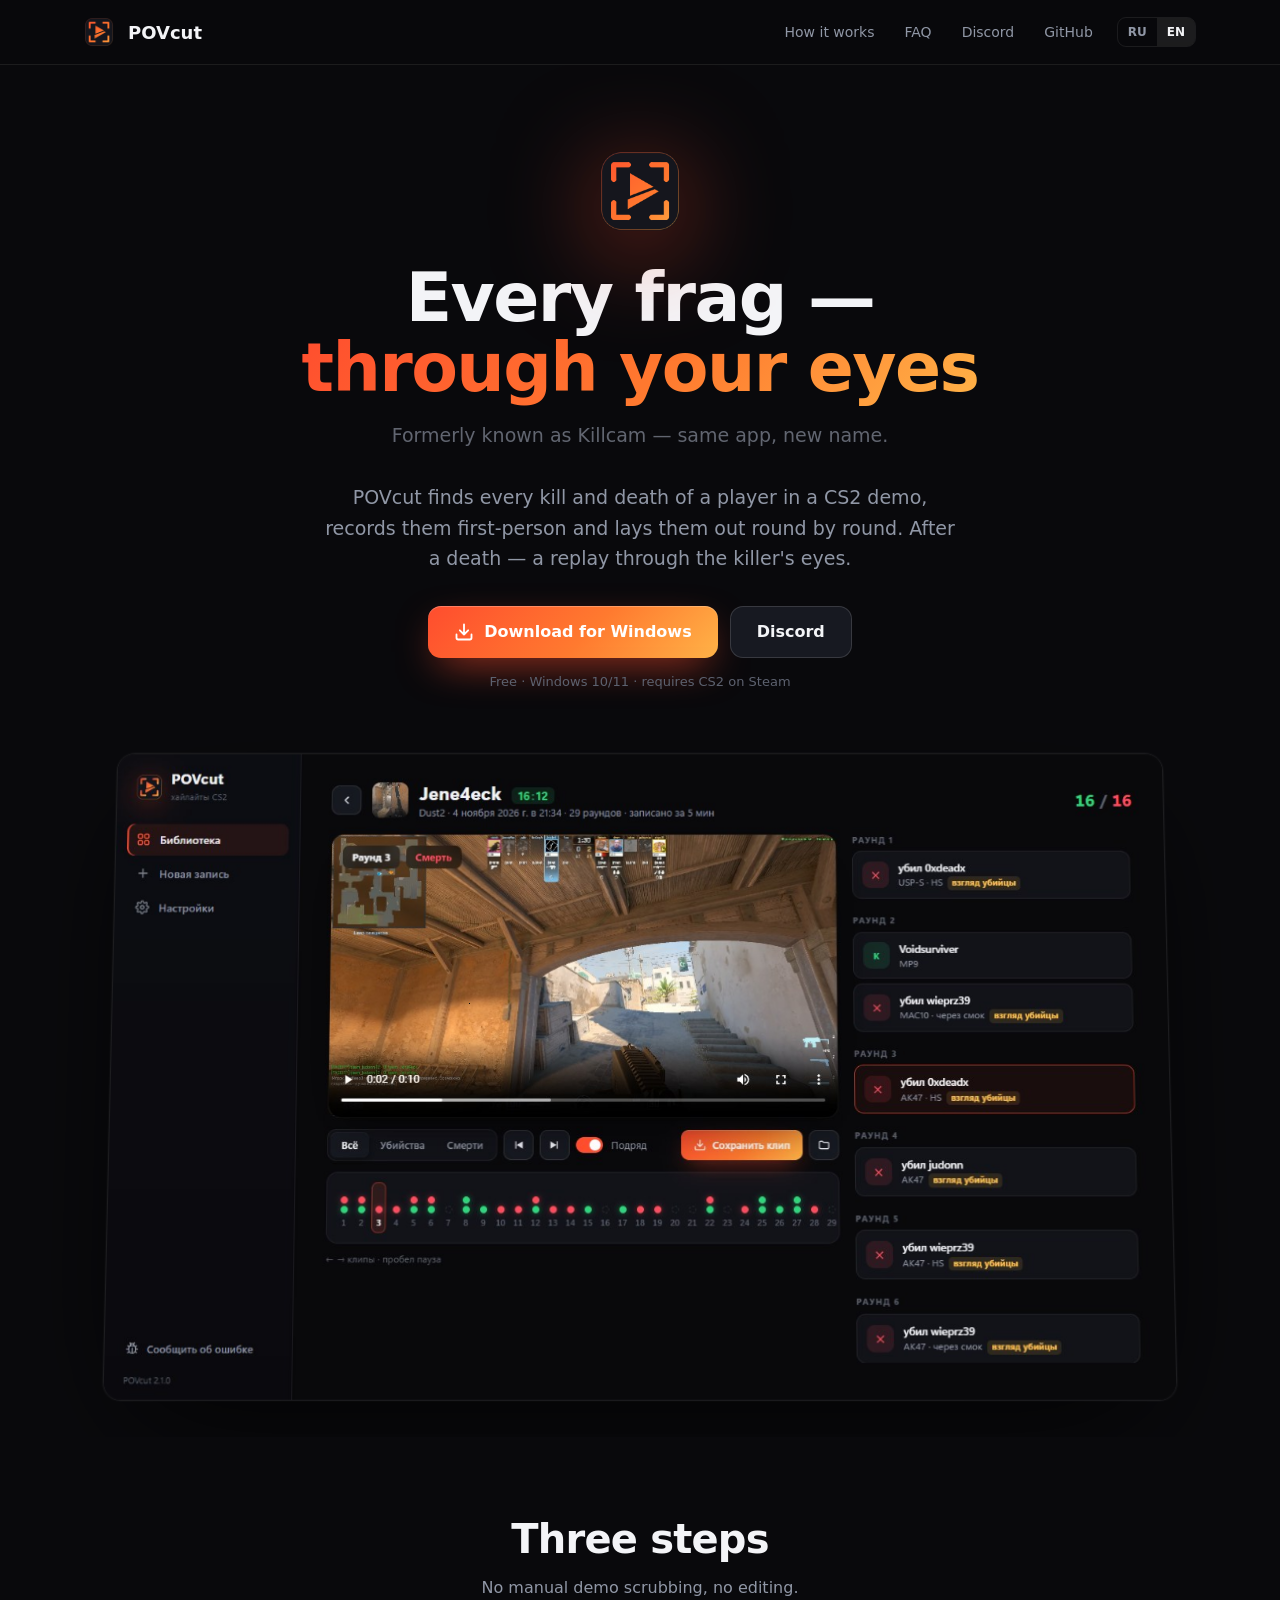
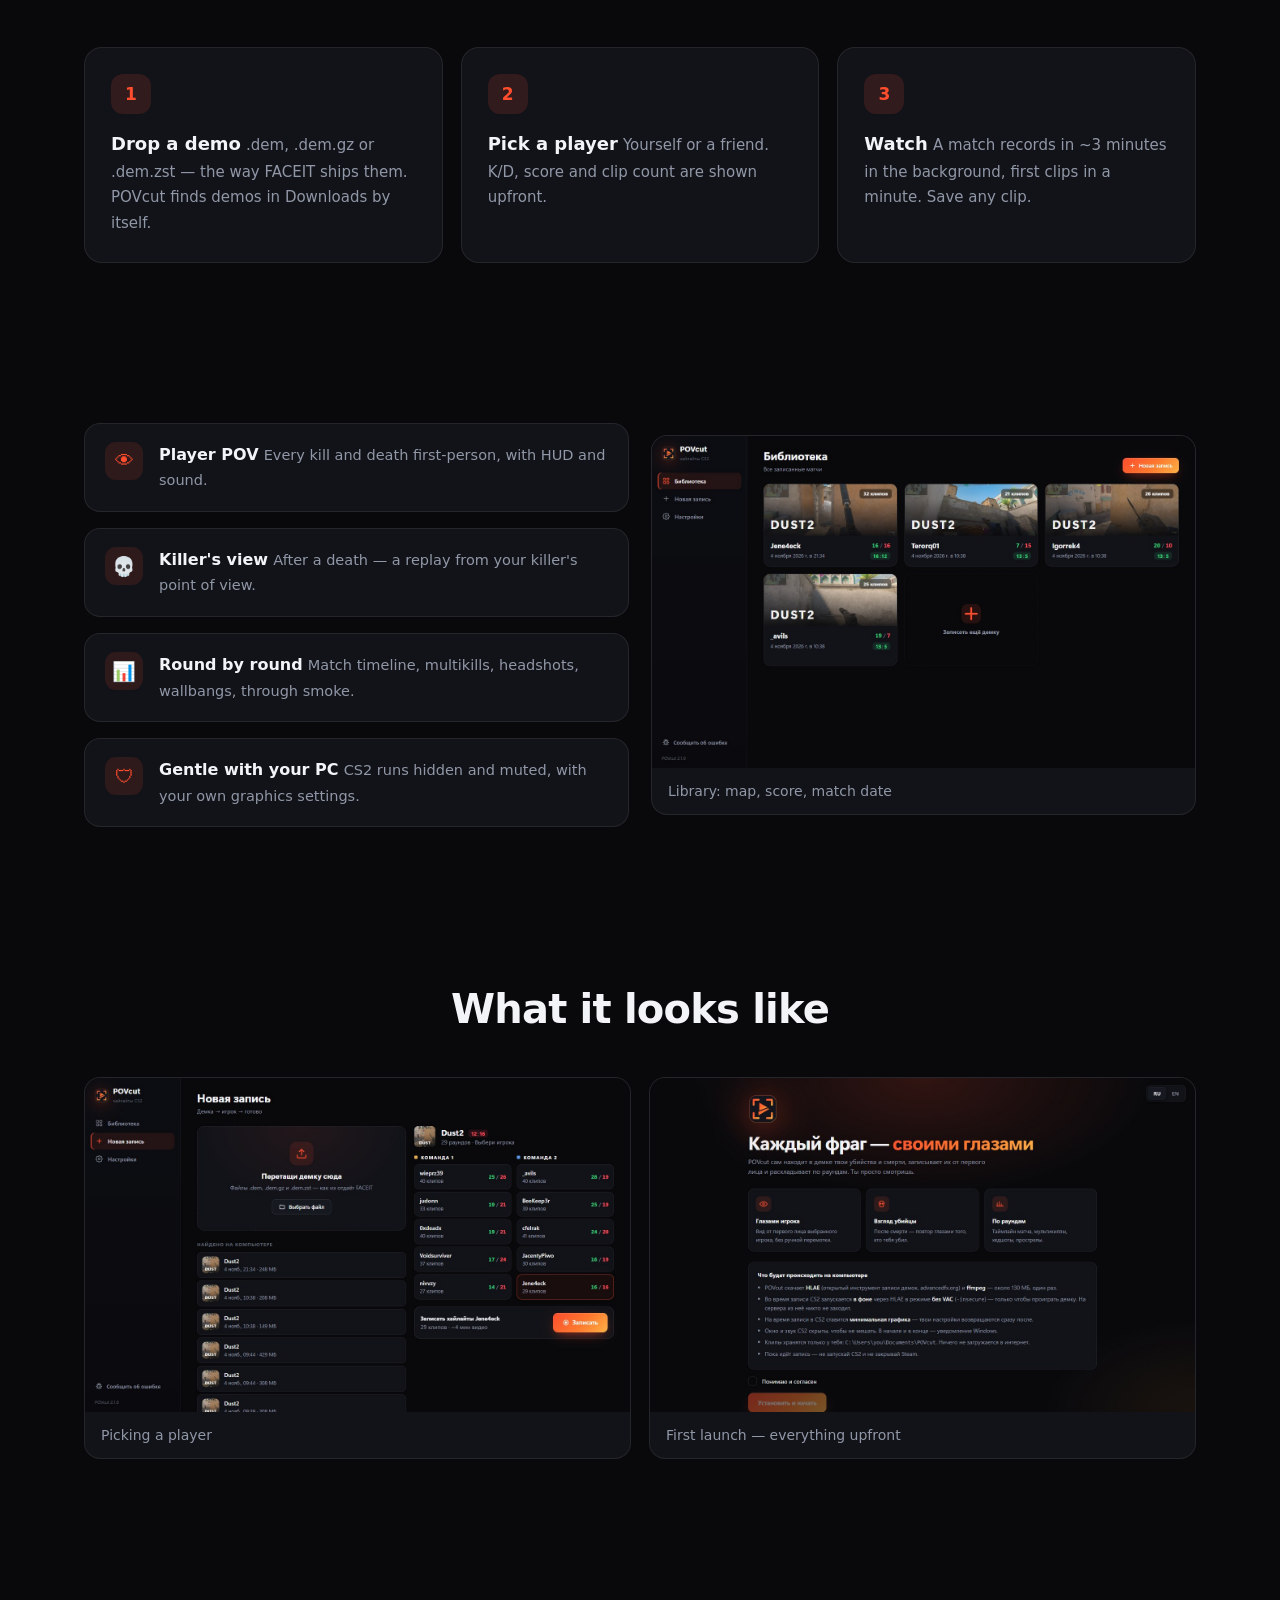
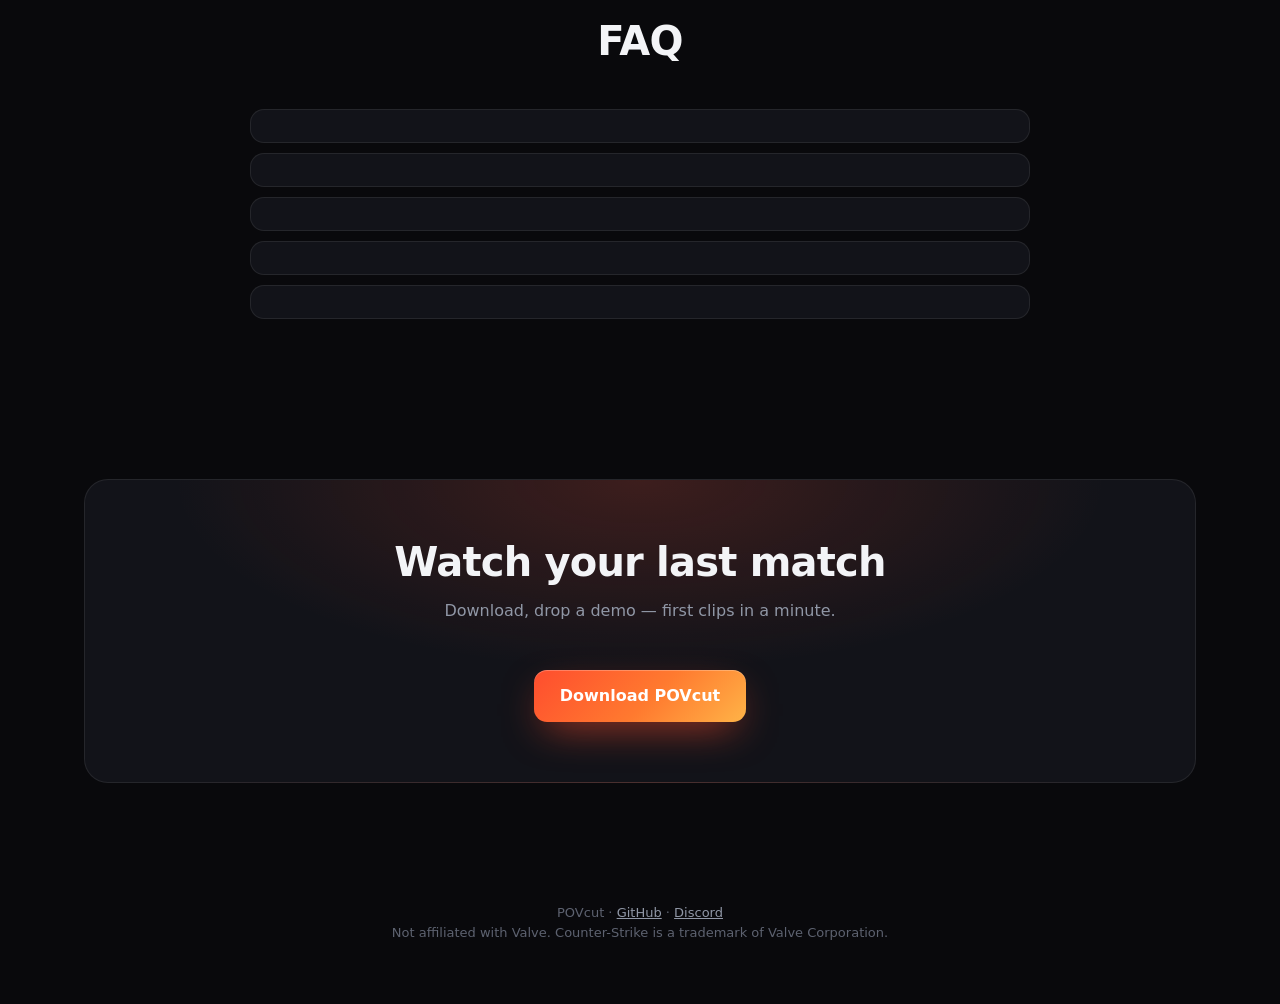
<file: docs/index.html>
<!doctype html>
<html lang="ru">
<head>
<meta charset="utf-8">
<meta name="viewport" content="width=device-width, initial-scale=1">
<title>POVcut — хайлайты из демок CS2</title>
<meta name="description" content="POVcut сам находит в демке CS2 убийства и смерти игрока, записывает их от первого лица и раскладывает по раундам.">
<meta property="og:title" content="POVcut — хайлайты из демок CS2">
<meta property="og:description" content="Каждый фраг — своими глазами. Демка → игрок → готово.">
<meta property="og:image" content="img/viewer.jpg">
<link rel="icon" href="img/logo.png">
<style>
:root{--bg:#09090c;--surface:#121319;--line:rgba(255,255,255,.08);--text:#f3f4f7;--muted:#9097a6;--dim:#5d6270;
  --accent:#ff4d2e;--grad:linear-gradient(135deg,#ff4d2e 0%,#ff7a2f 55%,#ffb347 100%);--kill:#2fd67b;
  --font:"Inter","Segoe UI Variable Text","Segoe UI",system-ui,sans-serif;--display:"Segoe UI Variable Display","Inter","Segoe UI",system-ui,sans-serif}
*{box-sizing:border-box}
html{scroll-behavior:smooth}
body{margin:0;background:var(--bg);color:var(--text);font:16px/1.6 var(--font);-webkit-font-smoothing:antialiased}
a{color:inherit}
.wrap{max-width:1160px;margin:0 auto;padding:0 24px}
nav{position:sticky;top:0;z-index:10;backdrop-filter:blur(14px);background:rgba(9,9,12,.72);border-bottom:1px solid var(--line)}
nav .wrap{display:flex;align-items:center;gap:14px;height:64px}
nav img{width:30px;height:30px}
nav b{font:700 18px var(--display)}
nav .links{margin-left:auto;display:flex;gap:6px;align-items:center}
nav .links a{color:var(--muted);text-decoration:none;font-size:14px;font-weight:500;padding:8px 12px;border-radius:9px}
nav .links a:hover{color:var(--text);background:rgba(255,255,255,.05)}
.lang{display:inline-flex;border:1px solid var(--line);border-radius:9px;overflow:hidden;margin-left:6px}
.lang button{border:0;background:none;color:var(--muted);font:600 12px var(--font);padding:7px 10px;cursor:pointer}
.lang button.on{background:rgba(255,255,255,.08);color:var(--text)}
.btn{display:inline-flex;align-items:center;gap:10px;height:52px;padding:0 26px;border-radius:13px;font:700 16px var(--font);
  text-decoration:none;border:1px solid rgba(255,255,255,.14);background:#171921;color:var(--text);transition:.15s}
.btn:hover{transform:translateY(-1px);background:#1d2029}
.btn.primary{background:var(--grad);border:0;color:#fff;box-shadow:0 14px 40px -12px rgba(255,77,46,.75),inset 0 1px 0 rgba(255,255,255,.25)}
.btn svg{width:20px;height:20px}
.hero{position:relative;padding:84px 0 40px;text-align:center;overflow:hidden}
.hero::before{content:"";position:absolute;inset:-20% -10% auto;height:520px;background:radial-gradient(50% 60% at 50% 0%,rgba(255,77,46,.22),transparent 70%);pointer-events:none}
.hero img.logo{width:84px;height:84px;filter:drop-shadow(0 18px 50px rgba(255,77,46,.55))}
.hero h1{font:800 clamp(38px,6vw,68px)/1.04 var(--display);letter-spacing:-1.6px;margin:22px 0 16px}
.hero h1 span{background:var(--grad);-webkit-background-clip:text;background-clip:text;color:transparent}
.hero p{color:var(--muted);font-size:clamp(16px,2vw,19px);max-width:640px;margin:0 auto 32px}
.cta{display:flex;gap:12px;justify-content:center;flex-wrap:wrap}
.meta{color:var(--dim);font-size:13px;margin-top:14px}
.shot{position:relative;margin:56px auto 0;max-width:1060px;border-radius:18px;overflow:hidden;border:1px solid var(--line);
  box-shadow:0 40px 120px -30px rgba(0,0,0,.9),0 0 0 1px rgba(255,255,255,.03);transform:perspective(1600px) rotateX(4deg)}
.shot img{display:block;width:100%}
section{padding:80px 0}
h2{font:800 clamp(28px,4vw,40px)/1.1 var(--display);letter-spacing:-.8px;margin:0 0 14px;text-align:center}
.sub{color:var(--muted);text-align:center;max-width:620px;margin:0 auto 46px}
.steps{display:grid;grid-template-columns:repeat(3,1fr);gap:18px}
.step{background:var(--surface);border:1px solid var(--line);border-radius:18px;padding:26px}
.step .n{width:40px;height:40px;border-radius:12px;display:grid;place-items:center;font:800 17px var(--display);background:rgba(255,77,46,.13);color:var(--accent);margin-bottom:16px}
.step b{display:block;font-size:18px;margin-bottom:6px}
.step span{color:var(--muted);font-size:15px}
.features{display:grid;grid-template-columns:repeat(2,1fr);gap:22px;align-items:center}
.feature-list{display:flex;flex-direction:column;gap:16px}
.f{display:flex;gap:16px;padding:18px 20px;border-radius:16px;background:var(--surface);border:1px solid var(--line)}
.f i{flex:none;width:38px;height:38px;border-radius:11px;display:grid;place-items:center;background:rgba(255,77,46,.12);color:var(--accent);font-style:normal;font-size:19px}
.f b{display:block}
.f span{color:var(--muted);font-size:14.5px}
.gallery{display:grid;grid-template-columns:repeat(2,1fr);gap:18px}
.gallery figure{margin:0;border-radius:16px;overflow:hidden;border:1px solid var(--line);background:var(--surface)}
.gallery img{display:block;width:100%}
.gallery figcaption{padding:12px 16px;color:var(--muted);font-size:14px}
.faq{max-width:780px;margin:0 auto;display:flex;flex-direction:column;gap:10px}
details{background:var(--surface);border:1px solid var(--line);border-radius:14px;padding:16px 20px}
summary{cursor:pointer;font-weight:600;list-style:none}
summary::after{content:"+";float:right;color:var(--muted);font-weight:400}
details[open] summary::after{content:"–"}
details p{color:var(--muted);margin:10px 0 0}
.final{text-align:center;border-radius:24px;padding:60px 24px;background:radial-gradient(60% 90% at 50% 0%,rgba(255,77,46,.18),transparent 70%),var(--surface);border:1px solid var(--line)}
footer{color:var(--dim);font-size:13px;text-align:center;padding:40px 0 60px}
footer a{color:var(--muted)}
[data-en]{display:none}
html[lang=en] [data-ru]{display:none}
html[lang=en] [data-en]{display:revert}
@media(max-width:860px){.steps,.features,.gallery{grid-template-columns:1fr}.shot{transform:none}nav .links a.hide-m{display:none}}
  .renamed { font-size: 13px; opacity: .65; margin-bottom: 6px; }
</style>
</head>
<body>
<nav><div class="wrap">
  <img src="img/logo.png" alt=""><b>POVcut</b>
  <div class="links">
    <a href="#how" class="hide-m"><span data-ru>Как работает</span><span data-en>How it works</span></a>
    <a href="#faq" class="hide-m">FAQ</a>
    <a href="https://discord.gg/SJjt7sdMVn" target="_blank" rel="noopener">Discord</a>
    <a href="https://github.com/povcut-app/povcut" target="_blank" rel="noopener">GitHub</a>
    <div class="lang"><button data-l="ru" class="on">RU</button><button data-l="en">EN</button></div>
  </div>
</div></nav>

<header class="hero"><div class="wrap">
  <img class="logo" src="img/logo.png" alt="POVcut">
  <h1 data-ru>Каждый фраг —<br><span>своими глазами</span></h1>
  <h1 data-en>Every frag —<br><span>through your eyes</span></h1>
<p data-ru class="renamed">Раньше программа называлась Killcam — это она же, просто новое имя.</p>
  <p data-en class="renamed">Formerly known as Killcam — same app, new name.</p>
  <p data-ru>POVcut сам находит в демке CS2 все убийства и смерти игрока, записывает их от первого лица и раскладывает по раундам. После смерти — повтор глазами убийцы.</p>
  <p data-en>POVcut finds every kill and death of a player in a CS2 demo, records them first-person and lays them out round by round. After a death — a replay through the killer's eyes.</p>
  <div class="cta">
    <a class="btn primary" href="https://github.com/povcut-app/povcut/releases/latest/download/POVcutSetup.exe">
      <svg viewBox="0 0 24 24" fill="none" stroke="currentColor" stroke-width="2.2" stroke-linecap="round" stroke-linejoin="round"><path d="M21 15v4a2 2 0 0 1-2 2H5a2 2 0 0 1-2-2v-4M7 10l5 5 5-5M12 15V3"/></svg>
      <span data-ru>Скачать для Windows</span><span data-en>Download for Windows</span></a>
    <a class="btn" href="https://discord.gg/SJjt7sdMVn" target="_blank" rel="noopener">Discord</a>
  </div>
  <div class="meta"><span data-ru>Бесплатно · Windows 10/11 · нужна CS2 в Steam</span><span data-en>Free · Windows 10/11 · requires CS2 on Steam</span></div>
  <div class="shot"><img src="img/viewer.jpg" alt="POVcut"></div>
</div></header>

<section id="how"><div class="wrap">
  <h2 data-ru>Три шага</h2><h2 data-en>Three steps</h2>
  <p class="sub" data-ru>Без перемотки демки руками и без монтажа.</p>
  <p class="sub" data-en>No manual demo scrubbing, no editing.</p>
  <div class="steps">
    <div class="step"><div class="n">1</div><b data-ru>Перетащи демку</b><b data-en>Drop a demo</b>
      <span data-ru>.dem, .dem.gz или .dem.zst — как отдаёт FACEIT. POVcut сам находит демки в «Загрузках».</span>
      <span data-en>.dem, .dem.gz or .dem.zst — the way FACEIT ships them. POVcut finds demos in Downloads by itself.</span></div>
    <div class="step"><div class="n">2</div><b data-ru>Выбери игрока</b><b data-en>Pick a player</b>
      <span data-ru>Себя или друга. Сразу видно K/D, счёт и сколько будет клипов.</span>
      <span data-en>Yourself or a friend. K/D, score and clip count are shown upfront.</span></div>
    <div class="step"><div class="n">3</div><b data-ru>Смотри</b><b data-en>Watch</b>
      <span data-ru>Матч пишется ~3 минуты в фоне, первые клипы — через минуту. Любой клип можно сохранить.</span>
      <span data-en>A match records in ~3 minutes in the background, first clips in a minute. Save any clip.</span></div>
  </div>
</div></section>

<section><div class="wrap features">
  <div class="feature-list">
    <div class="f"><i>👁</i><div><b data-ru>Глазами игрока</b><b data-en>Player POV</b>
      <span data-ru>Каждое убийство и смерть — от первого лица, с HUD и звуком.</span><span data-en>Every kill and death first-person, with HUD and sound.</span></div></div>
    <div class="f"><i>💀</i><div><b data-ru>Взгляд убийцы</b><b data-en>Killer's view</b>
      <span data-ru>После смерти — повтор с точки зрения того, кто тебя убил.</span><span data-en>After a death — a replay from your killer's point of view.</span></div></div>
    <div class="f"><i>📊</i><div><b data-ru>По раундам</b><b data-en>Round by round</b>
      <span data-ru>Таймлайн матча, мультикиллы, хедшоты, прострелы, через смок.</span><span data-en>Match timeline, multikills, headshots, wallbangs, through smoke.</span></div></div>
    <div class="f"><i>🛡</i><div><b data-ru>Аккуратно с ПК</b><b data-en>Gentle with your PC</b>
      <span data-ru>CS2 работает в фоне без окна и звука, с твоими настройками графики.</span><span data-en>CS2 runs hidden and muted, with your own graphics settings.</span></div></div>
  </div>
  <div class="gallery" style="grid-template-columns:1fr">
    <figure><img src="img/library.jpg" alt=""><figcaption data-ru>Библиотека: карта, счёт, дата матча</figcaption><figcaption data-en>Library: map, score, match date</figcaption></figure>
  </div>
</div></section>

<section><div class="wrap">
  <h2 data-ru>Как это выглядит</h2><h2 data-en>What it looks like</h2>
  <p class="sub"></p>
  <div class="gallery">
    <figure><img src="img/new.jpg" alt=""><figcaption data-ru>Выбор игрока</figcaption><figcaption data-en>Picking a player</figcaption></figure>
    <figure><img src="img/welcome.jpg" alt=""><figcaption data-ru>Первый запуск — всё честно</figcaption><figcaption data-en>First launch — everything upfront</figcaption></figure>
  </div>
</div></section>

<section id="faq"><div class="wrap">
  <h2>FAQ</h2><p class="sub"></p>
  <div class="faq">
    <details><summary data-ru>Это безопасно для аккаунта? Не будет VAC?</summary><summary data-en>Is it safe for my account? Any VAC risk?</summary>
      <p data-ru>POVcut запускает отдельную копию CS2 через HLAE в режиме -insecure только чтобы проиграть демку. VAC в этом режиме выключен, на сервера из неё никто не заходит. Твоя обычная CS2 не меняется.</p>
      <p data-en>POVcut starts a separate CS2 through HLAE in -insecure mode only to play the demo. VAC is off in that mode and it never joins servers. Your normal CS2 is untouched.</p></details>
    <details><summary data-ru>Windows пишет «Система защитила ваш компьютер»</summary><summary data-en>Windows says "Windows protected your PC"</summary>
      <p data-ru>У программы пока нет платной цифровой подписи. Нажми «Подробнее» → «Выполнить в любом случае».</p>
      <p data-en>The app isn't code-signed yet. Click "More info" → "Run anyway".</p></details>
    <details><summary data-ru>Куда сохраняются клипы?</summary><summary data-en>Where are clips saved?</summary>
      <p data-ru>В «Документы\POVcut». В интернет ничего не загружается.</p>
      <p data-en>In Documents\POVcut. Nothing is uploaded anywhere.</p></details>
    <details><summary data-ru>Демка не открывается</summary><summary data-en>A demo won't open</summary>
      <p data-ru>CS2 не умеет проигрывать демки, записанные до своего последнего обновления. Возьми свежую демку — или жди патча от Valve.</p>
      <p data-en>CS2 can't play demos recorded before its latest update. Use a fresh demo or wait for a Valve patch.</p></details>
    <details><summary data-ru>Нашёл баг</summary><summary data-en>Found a bug</summary>
      <p data-ru>Кнопка «Сообщить об ошибке» слева внизу в программе — логи придут нам сами. Или пиши в Discord.</p>
      <p data-en>Use "Report a problem" at the bottom-left of the app — logs reach us automatically. Or ping us on Discord.</p></details>
  </div>
</div></section>

<section><div class="wrap">
  <div class="final">
    <h2 data-ru>Посмотри свою последнюю катку</h2><h2 data-en>Watch your last match</h2>
    <p class="sub" data-ru>Скачай, перетащи демку — через минуту первые клипы.</p>
    <p class="sub" data-en>Download, drop a demo — first clips in a minute.</p>
    <a class="btn primary" href="https://github.com/povcut-app/povcut/releases/latest/download/POVcutSetup.exe">
      <span data-ru>Скачать POVcut</span><span data-en>Download POVcut</span></a>
  </div>
</div></section>

<footer><div class="wrap">
  POVcut · <a href="https://github.com/povcut-app/povcut">GitHub</a> · <a href="https://discord.gg/SJjt7sdMVn">Discord</a><br>
  <span data-ru>Не связан с Valve. Counter-Strike — товарный знак Valve Corporation.</span>
  <span data-en>Not affiliated with Valve. Counter-Strike is a trademark of Valve Corporation.</span>
</div></footer>

<script>
const setLang = l => {
  document.documentElement.lang = l;
  document.querySelectorAll(".lang button").forEach(b => b.classList.toggle("on", b.dataset.l === l));
  try { localStorage.setItem("kc-lang", l); } catch (e) { }
};
let saved = null;
try { saved = localStorage.getItem("kc-lang"); } catch (e) { }
setLang(saved || (/^(ru|uk|be)/.test(navigator.language || "") ? "ru" : "en"));
document.querySelectorAll(".lang button").forEach(b => b.onclick = () => setLang(b.dataset.l));
</script>
</body>
</html>
</file>
